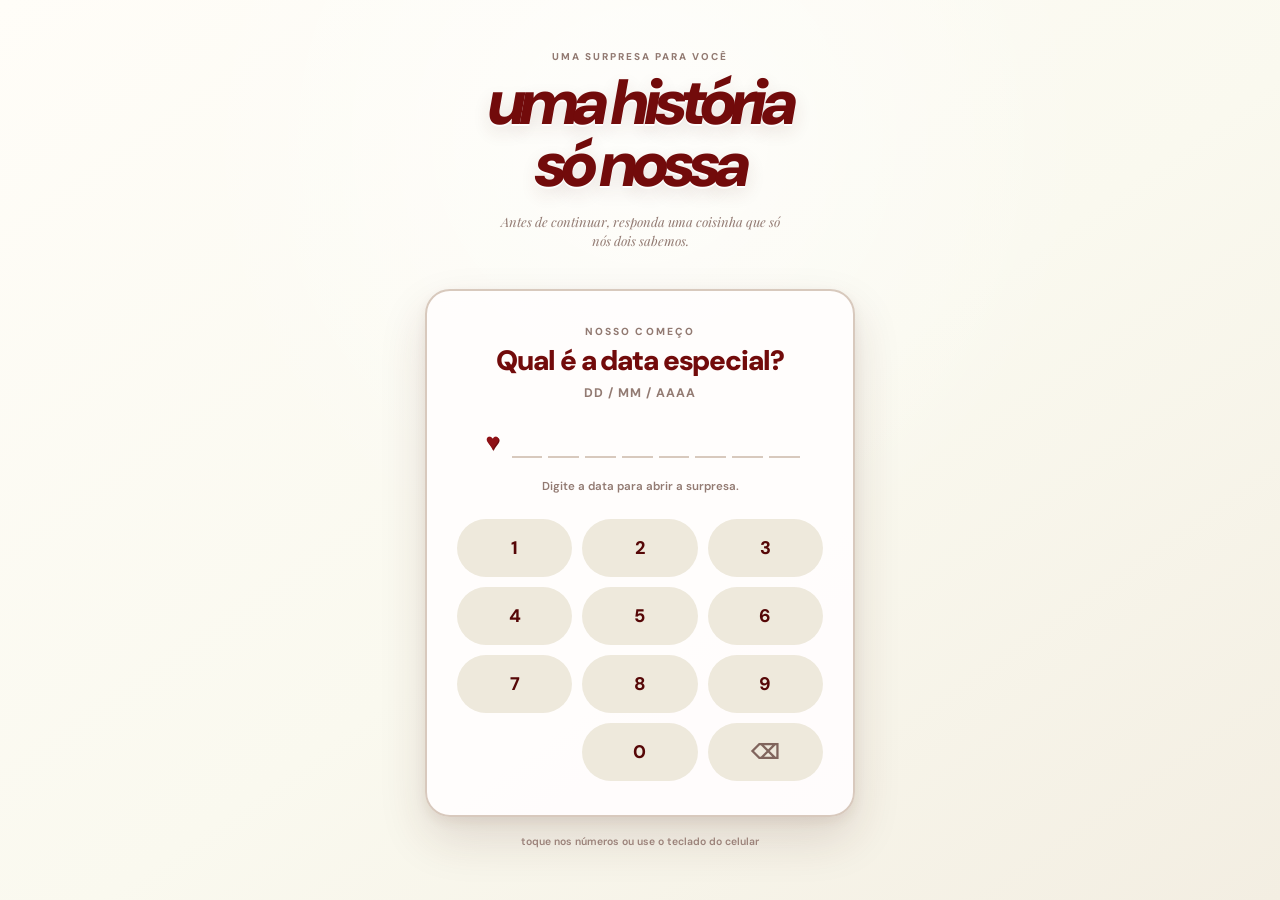
<file: index.html>
<!doctype html>
<html lang="pt-BR">
  <head>
    <meta charset="UTF-8" />
    <meta name="viewport" content="width=device-width, initial-scale=1.0" />
    <meta http-equiv="refresh" content="0; url=entrada-especial/index.html" />
    <meta name="theme-color" content="#fff3fa" />
    <title>Para Alissa</title>
  </head>
  <body>
    <p>Carregando a surpresa...</p>
    <script>
      window.location.replace("entrada-especial/index.html");
    </script>
  </body>
</html>
</file>
<file: entrada-especial/entry.css>
@import url('https://fonts.googleapis.com/css2?family=DM+Sans:wght@400;500;600;700;800;900&family=Playfair+Display:ital,wght@0,400;0,500;0,600;0,700;1,400;1,500;1,600&display=swap');

:root {
  --bg: #faf9ef;
  --card: #fffdf8;
  --soft: #eee9dc;
  --soft-hover: #e4ddcc;
  --line: #d8c9bd;
  --pink: #720b0b;
  --pink-dark: #560707;
  --muted: #927a72;
  --red: #8f1116;
  --shadow: 0 22px 48px rgba(81, 36, 30, .14), 0 5px 12px rgba(81, 36, 30, .07);
  --sans: 'DM Sans', Arial, sans-serif;
  --serif: 'Playfair Display', Georgia, serif;
}

* { box-sizing: border-box; }
html { min-height: 100%; scroll-behavior: smooth; }
body { min-width: 280px; min-height: 100svh; margin: 0; overflow-x: hidden; color: var(--pink); background: var(--bg); font-family: var(--sans); }
button { font: inherit; }

.entry-screen {
  min-height: 100svh;
  display: flex;
  align-items: center;
  justify-content: center;
  padding: max(28px, env(safe-area-inset-top)) 14px max(30px, env(safe-area-inset-bottom));
  background:
    radial-gradient(circle at 50% 15%, rgba(255,255,255,.7), transparent 28rem),
    linear-gradient(145deg, #fffdf8 0%, var(--bg) 54%, #f3eee2 100%);
}

.entry-content { width: min(100%, 430px); text-align: center; }
.entry-intro { margin-bottom: clamp(22px, 5vh, 38px); }
.eyebrow { margin: 0 0 9px; color: var(--muted); font-size: .62rem; font-weight: 800; letter-spacing: .2em; text-transform: uppercase; }
.entry-intro h1 { margin: 0; color: var(--pink); font-size: clamp(2.65rem, 13vw, 4rem); font-weight: 900; font-style: italic; letter-spacing: -.08em; line-height: .97; text-shadow: 0 2px 0 rgba(255,255,255,.9), 0 7px 18px rgba(91, 43, 36, .12); }
.intro-copy { max-width: 280px; margin: 16px auto 0; color: var(--muted); font-family: var(--serif); font-size: .82rem; font-style: italic; line-height: 1.45; }

.date-card { width: 100%; border: 2px solid var(--line); border-radius: 25px; background: rgba(255,253,253,.95); box-shadow: var(--shadow); }
.card-content { padding: clamp(24px, 6vw, 34px) clamp(18px, 6vw, 30px) clamp(25px, 6vw, 34px); }
.card-kicker { margin: 0 0 7px; color: var(--muted); font-size: .64rem; font-weight: 800; letter-spacing: .2em; text-transform: uppercase; }
.card-content h2 { margin: 0; color: var(--pink); font-size: clamp(1.25rem, 6.8vw, 1.75rem); font-weight: 900; letter-spacing: -.04em; line-height: 1.15; }
.date-hint { margin: 8px 0 21px; color: var(--muted); font-size: .78rem; font-weight: 700; letter-spacing: .08em; }
.date-display { min-height: 42px; display: flex; align-items: end; justify-content: center; gap: 7px; padding-bottom: 6px; }
.heart-mark { width: 24px; flex: 0 0 24px; color: var(--red); font-size: 1.5rem; line-height: 1; transform: translateY(-4px); text-shadow: 1px 1px 0 #6e0b0e; }
.date-slots { width: min(100%, 288px); display: grid; grid-template-columns: repeat(8, 1fr); gap: clamp(3px, 1.4vw, 6px); }
.slot { height: 28px; display: grid; place-items: center; border-bottom: 2px solid var(--line); color: var(--pink); font-size: .92rem; font-weight: 900; }
.slot.filled { border-color: var(--pink); }
.status { min-height: 34px; display: grid; place-items: center; margin: 7px 0 14px; color: var(--muted); font-size: .72rem; font-weight: 600; line-height: 1.3; }
.status.is-error { color: #b64d74; }
.status.is-success { color: var(--pink); }
.keypad { display: grid; grid-template-columns: repeat(3, minmax(0, 1fr)); gap: 10px; }
.key { min-height: clamp(48px, 13vw, 58px); border: 0; border-radius: 999px; color: var(--pink-dark); background: var(--soft); cursor: pointer; font-size: 1.14rem; font-weight: 800; -webkit-tap-highlight-color: transparent; transition: transform .14s ease, background .14s ease, box-shadow .14s ease; }
.key:hover { background: var(--soft-hover); }
.key:active { transform: scale(.97); box-shadow: inset 0 2px 5px rgba(81, 36, 30, .09); }
.key:focus-visible, .continue-button:focus-visible { outline: 3px solid #8f1116; outline-offset: 3px; }
.key-backspace { color: #80655d; font-size: 1.25rem; }
.key-spacer { display: block; }

.continue-area { height: 0; overflow: hidden; opacity: 0; transform: translateY(-8px); transition: height .3s ease, margin .3s ease, opacity .3s ease, transform .3s ease; }
.continue-area.ready { height: 62px; margin-top: 17px; opacity: 1; transform: translateY(0); }
.continue-button { padding: 14px 21px; border: 0; border-radius: 999px; color: #fff; background: var(--pink); box-shadow: 0 10px 20px rgba(114,11,11,.2); cursor: pointer; font-size: .83rem; font-weight: 800; }
.continue-button span { display: inline-block; margin-left: 8px; font-size: 1rem; }
.entry-footnote { margin: 18px 0 0; color: #9b827a; font-size: .65rem; font-weight: 600; }
.success-toast { position: fixed; z-index: 10; top: max(18px, env(safe-area-inset-top)); left: 50%; display: flex; align-items: center; gap: 8px; width: max-content; max-width: calc(100% - 28px); padding: 11px 16px; border: 1px solid var(--line); border-radius: 999px; color: var(--pink-dark); background: var(--card); box-shadow: 0 12px 28px rgba(81,36,30,.13); font-size: .78rem; font-weight: 800; opacity: 0; pointer-events: none; transform: translate(-50%, -12px); transition: opacity .2s ease, transform .2s ease; }
.success-toast.visible { opacity: 1; transform: translate(-50%, 0); }

@media (max-height: 690px) {
  .entry-screen { align-items: flex-start; }
  .entry-content { padding-top: 12px; }
  .entry-intro { margin-bottom: 17px; }
  .intro-copy { margin-top: 9px; }
  .card-content { padding-top: 19px; padding-bottom: 21px; }
  .date-hint { margin-bottom: 12px; }
  .status { min-height: 25px; margin-bottom: 9px; }
  .key { min-height: 43px; }
  .entry-footnote { margin-top: 10px; }
}

@media (max-width: 340px) {
  .entry-screen { padding-right: 10px; padding-left: 10px; }
  .entry-intro h1 { font-size: 2.45rem; }
  .card-content { padding-right: 14px; padding-left: 14px; }
  .keypad { gap: 8px; }
  .key { min-height: 43px; }
}

@media (prefers-reduced-motion: reduce) {
  *, *::before, *::after { scroll-behavior: auto !important; transition-duration: .01ms !important; }
}
</file>
